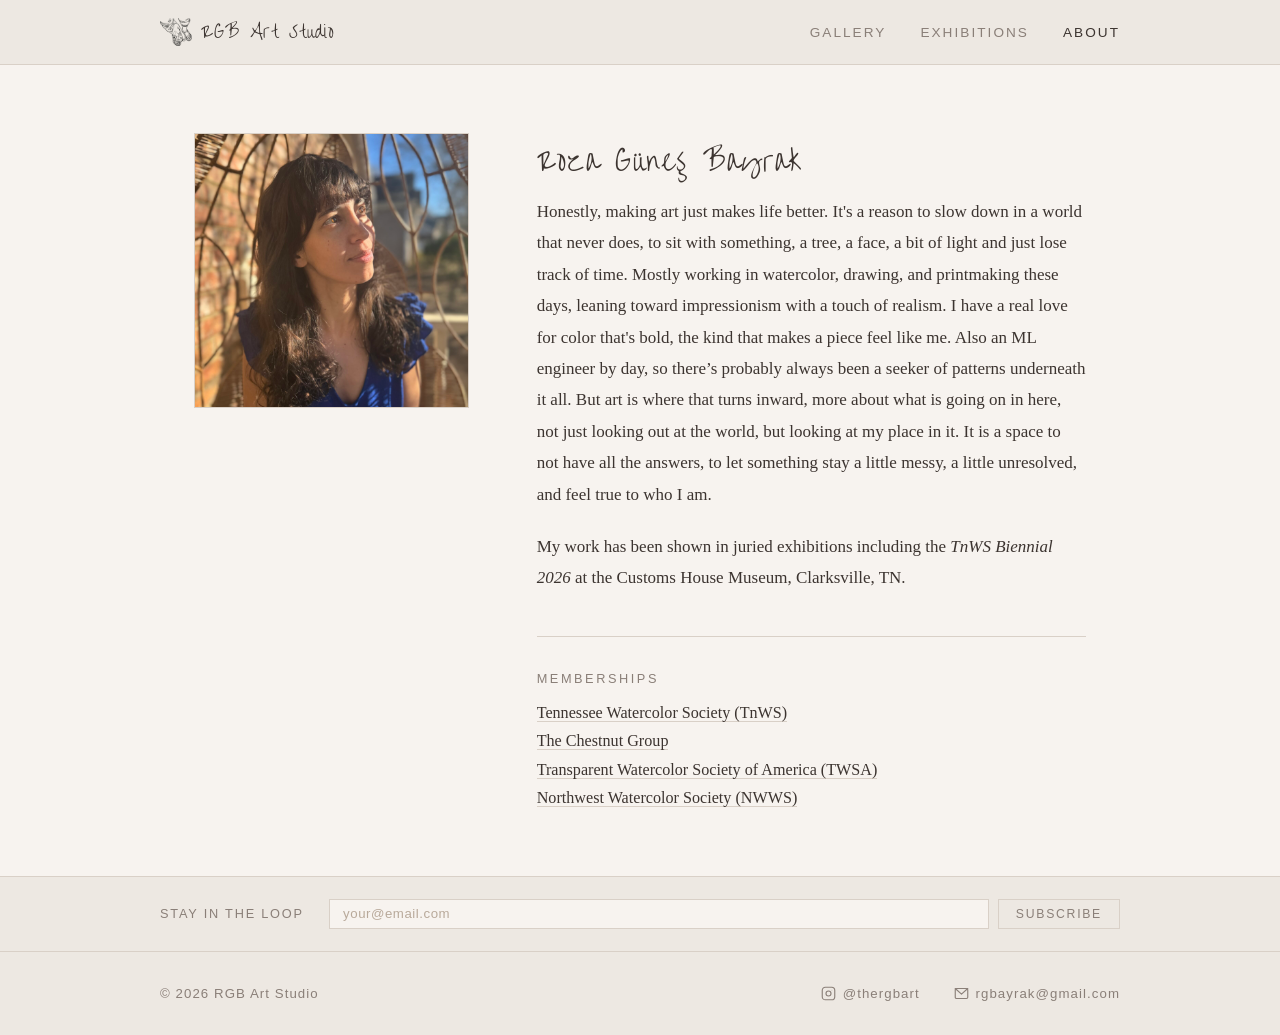
<file: index.html>
<!DOCTYPE html>
<html lang="en">
<head>
  <meta charset="UTF-8" />
  <meta name="viewport" content="width=device-width, initial-scale=1.0" />
  <title>RGB Art Studio</title>
  <link rel="preconnect" href="https://fonts.googleapis.com" />
  <link rel="preconnect" href="https://fonts.gstatic.com" crossorigin />
  <link rel="stylesheet" href="https://fonts.googleapis.com/css2?family=Over+the+Rainbow&display=swap" />
  <link rel="stylesheet" href="style.css" />
</head>
<body>

  <!-- ── Navigation ── -->
  <header>
    <nav>
      <a href="gallery.html" class="nav-logo"><img src="assets/images/logo.svg" alt="" />RGB Art Studio</a>
      <ul class="nav-links">
        <li><a href="gallery.html">Gallery</a></li>
        <li><a href="exhibitions.html">Exhibitions</a></li>
        <!-- <li><a href="studio.html">Studio</a></li> -->
        <!-- <li><a href="education.html">Education</a></li> -->
        <li><a href="index.html" class="active">About</a></li>
      </ul>
      <button class="nav-toggle" aria-label="Toggle menu" onclick="this.closest('nav').querySelector('.nav-links').classList.toggle('open')">
        <span></span><span></span><span></span>
      </button>
    </nav>
  </header>

  <!-- ── Main ── -->
  <main>
    <div class="about-grid">
      <img class="about-portrait" src="assets/images/portrait.jpg" alt="Roza Güneş Bayrak" />

      <div class="about-content">
        <h1>Roza Güneş Bayrak</h1>

        <div class="statement">
          <p>
            Honestly, making art just makes life better. It's a reason to slow down in a world that never does, 
            to sit with something, a tree, a face, a bit of light and just lose track of time.
            Mostly working in watercolor, drawing, and printmaking these days,
            leaning toward impressionism with a touch of realism. 
            I have a real love for color that's bold, the kind that makes 
            a piece feel like me. 

            Also an ML engineer by day, so there’s probably always been a seeker 
            of patterns underneath it all. But art is where that turns inward, more 
            about what is going on in here, not just looking out at the world, but looking at my place in it.

            It is a space to not have all the answers, to let something stay a little messy, 
            a little unresolved, and feel true to who I am.
          </p>
          <p>
            My work has been shown in juried exhibitions including the
            <em>TnWS Biennial 2026</em> at the Customs House Museum,
            Clarksville, TN.
          </p>
        </div>

        <div class="memberships">
          <h2>Memberships</h2>
          <ul>
            <li><a href="https://tnws.org/" target="_blank" rel="noopener">Tennessee Watercolor Society (TnWS)</a></li>
            <li><a href="https://www.chestnutgroup.org/" target="_blank" rel="noopener">The Chestnut Group</a></li>
            <li><a href="https://www.watercolors.org/" target="_blank" rel="noopener">Transparent Watercolor Society of America (TWSA)</a></li>
            <li><a href="https://www.nwws.org/" target="_blank" rel="noopener">Northwest Watercolor Society (NWWS)</a></li>
          </ul>
        </div>

      </div>
    </div>
  </main>

  <!-- ── Newsletter ── -->
  <section class="newsletter">
    <div class="newsletter-inner">
      <span class="newsletter-label">Stay in the loop</span>
      <form class="newsletter-form" action="https://app.kit.com/forms/9389750/subscriptions" method="POST">
        <input type="email" name="email_address" placeholder="your@email.com" required />
        <button type="submit">Subscribe</button>
      </form>
    </div>
  </section>

  <!-- ── Footer ── -->
  <footer>
    <div class="footer-inner">
      <span>&copy; 2026 RGB Art Studio</span>
      <div class="footer-contact">
        <a href="https://instagram.com/thergbart" target="_blank" rel="noopener">
          <svg width="15" height="15" viewBox="0 0 24 24" fill="none" stroke="currentColor" stroke-width="1.8" stroke-linecap="round" stroke-linejoin="round">
            <rect x="2" y="2" width="20" height="20" rx="5" ry="5"/>
            <circle cx="12" cy="12" r="4"/>
            <circle cx="17.5" cy="6.5" r="0.5" fill="currentColor" stroke="none"/>
          </svg>
          @thergbart
        </a>
        <a href="mailto:rgbayrak@gmail.com">
          <svg width="15" height="15" viewBox="0 0 24 24" fill="none" stroke="currentColor" stroke-width="1.8" stroke-linecap="round" stroke-linejoin="round">
            <rect x="2" y="4" width="20" height="16" rx="2"/>
            <polyline points="2,4 12,13 22,4"/>
          </svg>
          rgbayrak@gmail.com
        </a>
      </div>
    </div>
  </footer>


  <script src="newsletter.js"></script>
</body>
</html>
</file>
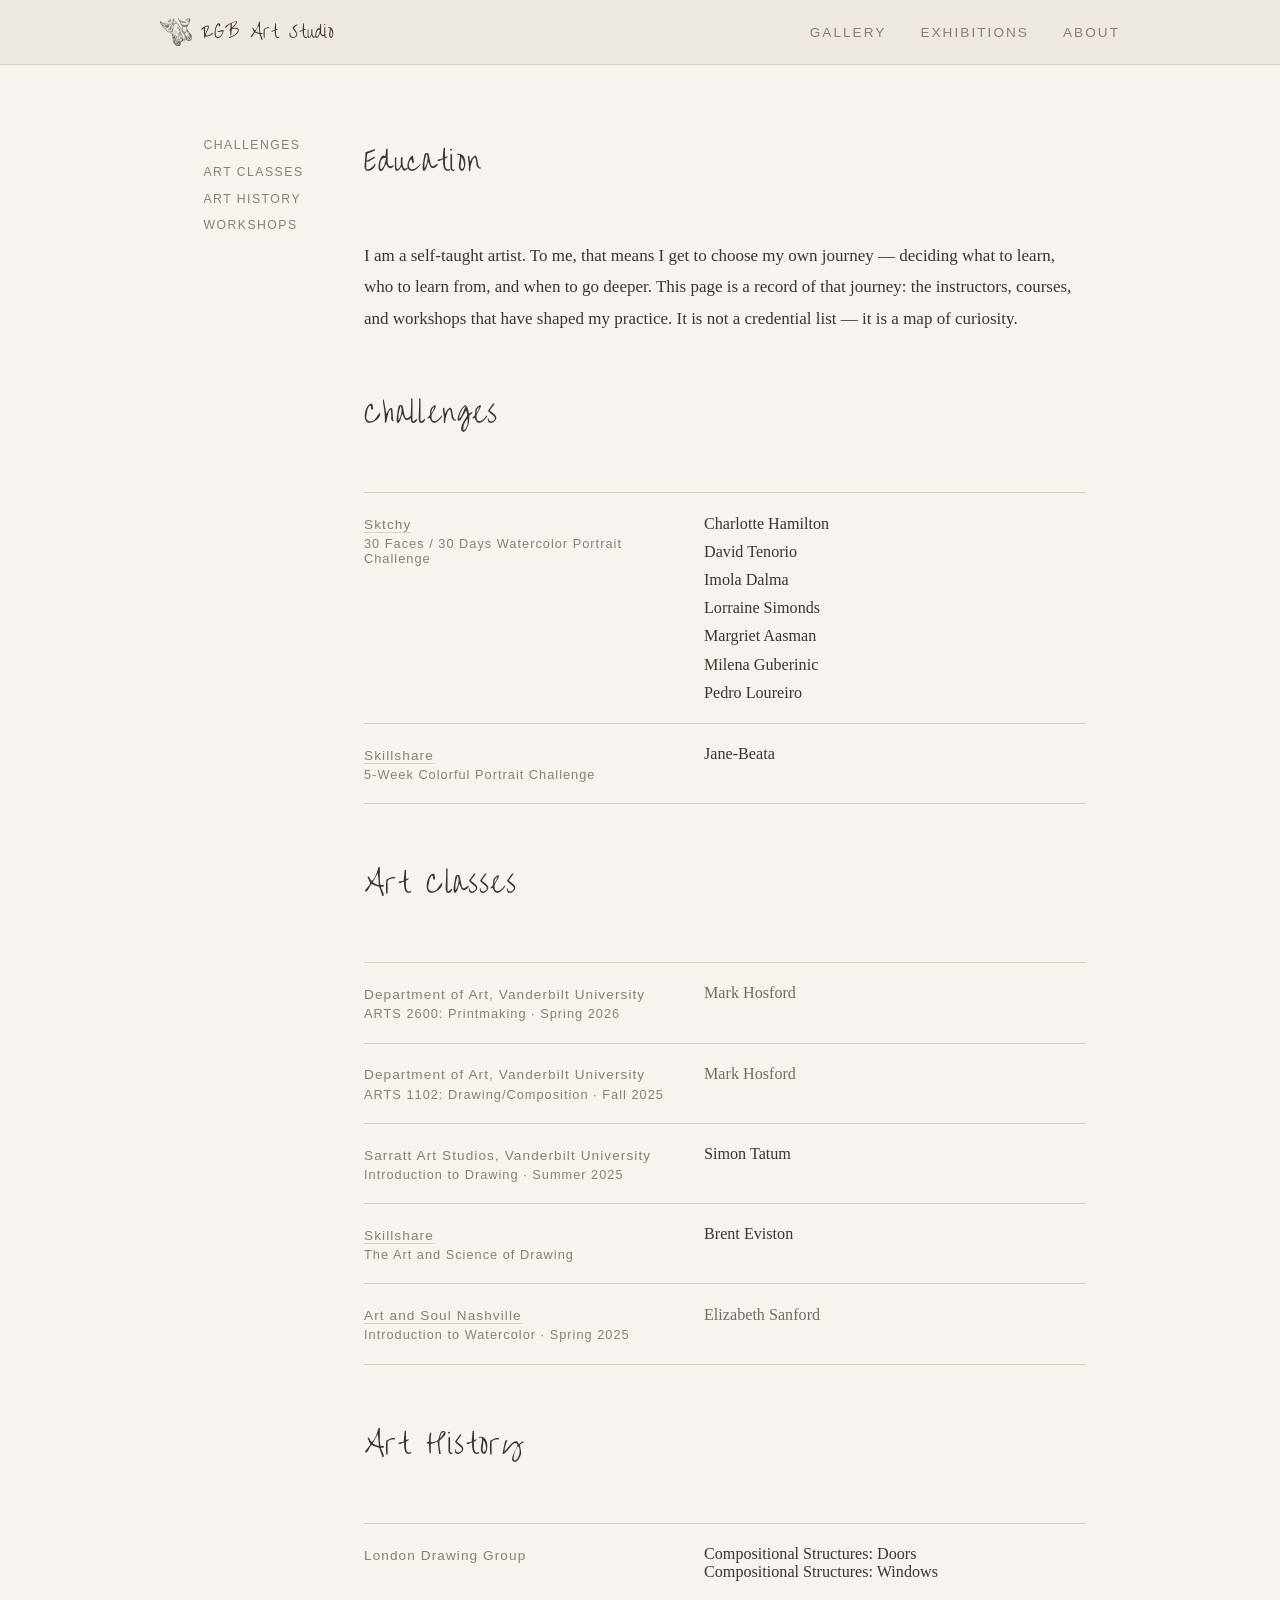
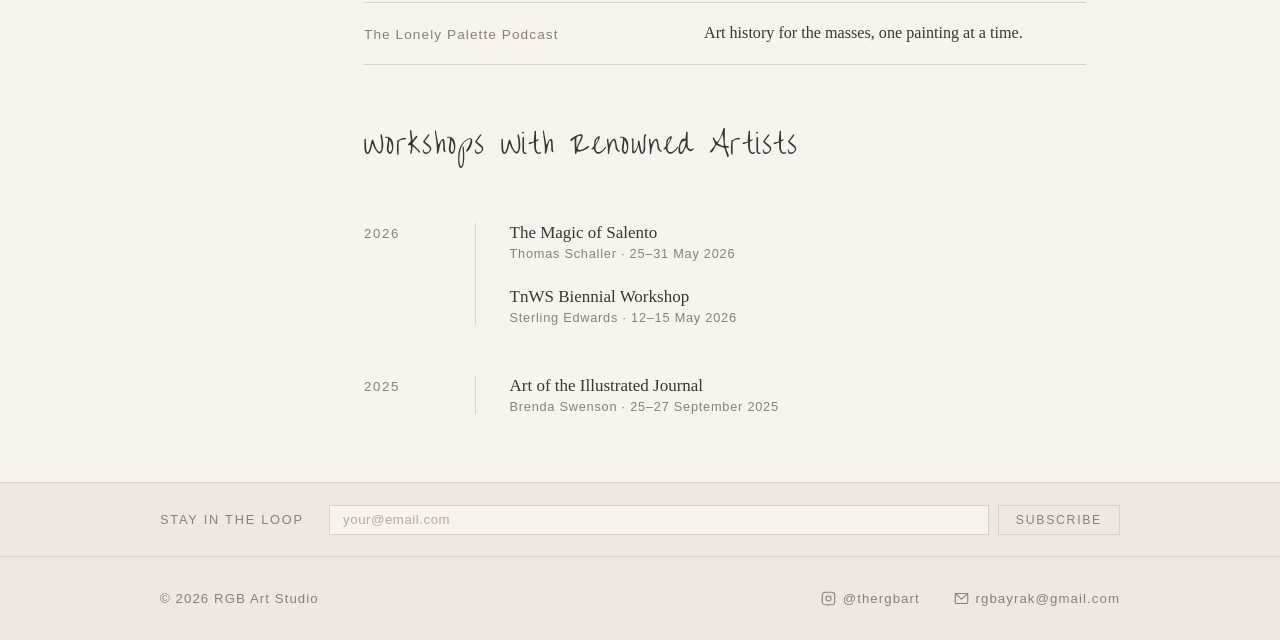
<file: education.html>
<!DOCTYPE html>
<html lang="en">
<head>
  <meta charset="UTF-8" />
  <meta name="viewport" content="width=device-width, initial-scale=1.0" />
  <title>Education — RGB Art Studio</title>
  <link rel="preconnect" href="https://fonts.googleapis.com" />
  <link rel="preconnect" href="https://fonts.gstatic.com" crossorigin />
  <link rel="stylesheet" href="https://fonts.googleapis.com/css2?family=Over+the+Rainbow&display=swap" />
  <link rel="stylesheet" href="style.css" />
</head>
<body>

  <!-- ── Navigation ── -->
  <header>
    <nav>
      <a href="gallery.html" class="nav-logo"><img src="assets/images/logo.svg" alt="" />RGB Art Studio</a>
      <ul class="nav-links">
        <li><a href="gallery.html">Gallery</a></li>
        <li><a href="exhibitions.html">Exhibitions</a></li>
        <!-- <li><a href="studio.html">Studio</a></li> -->
        <!-- <li><a href="education.html" class="active">Education</a></li> -->
        <li><a href="index.html">About</a></li>
      </ul>
      <button class="nav-toggle" aria-label="Toggle menu" onclick="this.closest('nav').querySelector('.nav-links').classList.toggle('open')">
        <span></span><span></span><span></span>
      </button>
    </nav>
  </header>

  <!-- ── Main ── -->
  <main>
    <div class="page-layout">

      <nav class="page-sidebar">
        <a href="#challenges">Challenges</a>
        <a href="#classes">Art Classes</a>
        <a href="#art-history">Art History</a>
        <a href="#workshops">Workshops</a>
      </nav>

      <div class="page-content">

        <div class="exhibits-header">
          <h1>Education</h1>
        </div>

        <div class="education-intro">
          <p>
            I am a self-taught artist. To me, that means I get to choose my own journey —
            deciding what to learn, who to learn from, and when to go deeper.
            This page is a record of that journey: the instructors, courses, and workshops
            that have shaped my practice. It is not a credential list — it is a map
            of curiosity.
          </p>
        </div>

        <!-- ── Challenges ── -->
        <div class="exhibits-header" id="challenges">
          <h1>Challenges</h1>
        </div>

        <div class="education-resources">

          <div class="resource-group">
            <div class="resource-platform">
              <a href="https://shop.sktchy.com/" target="_blank" rel="noopener">Sktchy</a>
              <span class="resource-topic">30 Faces / 30 Days Watercolor Portrait Challenge</span>
            </div>
            <div class="resource-entries">
              <div class="resource-entry"><span class="resource-name">Charlotte Hamilton</span></div>
              <div class="resource-entry"><span class="resource-name">David Tenorio</span></div>
              <div class="resource-entry"><span class="resource-name">Imola Dalma</span></div>
              <div class="resource-entry"><span class="resource-name">Lorraine Simonds</span></div>
              <div class="resource-entry"><span class="resource-name">Margriet Aasman</span></div>
              <div class="resource-entry"><span class="resource-name">Milena Guberinic</span></div>
              <div class="resource-entry"><span class="resource-name">Pedro Loureiro</span></div>
            </div>
          </div>

          <div class="resource-group">
            <div class="resource-platform">
              <a href="https://www.skillshare.com/" target="_blank" rel="noopener">Skillshare</a>
              <span class="resource-topic">5-Week Colorful Portrait Challenge</span>
            </div>
            <div class="resource-entries">
              <div class="resource-entry">
                <span class="resource-name">Jane-Beata</span>
              </div>
            </div>
          </div>

        </div>

        <!-- ── Classes ── -->
        <div class="exhibits-header" id="classes">
          <h1>Art Classes</h1>
        </div>

        <div class="education-resources">

          <div class="resource-group">
            <div class="resource-platform">
              Department of Art, Vanderbilt University
              <span class="resource-topic">ARTS 2600: Printmaking · Spring 2026</span>
            </div>
            <div class="resource-entries">
              <div class="resource-entry">
                <span class="resource-name"><a href="https://spotcolorpress.com/Mark%20Hosford" target="_blank" rel="noopener">Mark Hosford</a></span>
              </div>
            </div>
          </div>

          <div class="resource-group">
            <div class="resource-platform">
              Department of Art, Vanderbilt University
              <span class="resource-topic">ARTS 1102: Drawing/Composition · Fall 2025</span>
            </div>
            <div class="resource-entries">
              <div class="resource-entry">
                <span class="resource-name"><a href="https://spotcolorpress.com/Mark%20Hosford" target="_blank" rel="noopener">Mark Hosford</a></span>
              </div>
            </div>
          </div>

          <div class="resource-group">
            <div class="resource-platform">
              Sarratt Art Studios, Vanderbilt University
              <span class="resource-topic">Introduction to Drawing · Summer 2025</span>
            </div>
            <div class="resource-entries">
              <div class="resource-entry">
                <span class="resource-name">Simon Tatum</span>
              </div>
            </div>
          </div>

          <div class="resource-group">
            <div class="resource-platform">
              <a href="https://www.skillshare.com/" target="_blank" rel="noopener">Skillshare</a>
              <span class="resource-topic">The Art and Science of Drawing</span>
            </div>
            <div class="resource-entries">
              <div class="resource-entry">
                <span class="resource-name">Brent Eviston</span>
              </div>
            </div>
          </div>

          <div class="resource-group">
            <div class="resource-platform">
              <a href="https://www.artandsoulnashville.com/" target="_blank" rel="noopener">Art and Soul Nashville</a>
              <span class="resource-topic">Introduction to Watercolor · Spring 2025</span>
            </div>
            <div class="resource-entries">
              <div class="resource-entry">
                <span class="resource-name"><a href="https://www.elizabethsanford.com" target="_blank" rel="noopener">Elizabeth Sanford</a></span>
              </div>
            </div>
          </div>

        </div>

        <!-- ── Art History ── -->
        <div class="exhibits-header" id="art-history">
          <h1>Art History</h1>
        </div>

        <div class="education-resources">

          <div class="resource-group">
            <div class="resource-platform">London Drawing Group</div>
            <div class="resource-entries">
              <div class="resource-entry">
                <span class="resource-name">Compositional Structures: Doors<br>Compositional Structures: Windows</span>
              </div>
            </div>
          </div>
          <div class="resource-group">
            <div class="resource-platform">The Lonely Palette Podcast</div>
            <div class="resource-entries">
              <div class="resource-entry">
                <span class="resource-name">Art history for the masses, one painting at a time. </span>
              </div>
            </div>
          </div>

        </div>

        <!-- ── Workshops ── -->
        <div class="exhibits-header" id="workshops">
          <h2>Workshops with Renowned Artists</h2>
        </div>

        <div class="exhibits-list">

          <div class="exhibit-year-group">
            <span class="exhibit-year">2026</span>
            <div class="exhibit-entries">

              <div class="exhibit-entry">
                <div class="exhibit-name">The Magic of Salento</div>
                <div class="exhibit-venue">Thomas Schaller · 25–31 May 2026</div>
              </div>

              <div class="exhibit-entry">
                <div class="exhibit-name">TnWS Biennial Workshop</div>
                <div class="exhibit-venue">Sterling Edwards · 12–15 May 2026</div>
              </div>

            </div>
          </div>

          <div class="exhibit-year-group">
            <span class="exhibit-year">2025</span>
            <div class="exhibit-entries">

              <div class="exhibit-entry">
                <div class="exhibit-name">Art of the Illustrated Journal</div>
                <div class="exhibit-venue">Brenda Swenson · 25–27 September 2025</div>
              </div>

            </div>
          </div>

        </div>

      </div>
    </div>
  </main>

  <!-- ── Newsletter ── -->
  <section class="newsletter">
    <div class="newsletter-inner">
      <span class="newsletter-label">Stay in the loop</span>
      <form class="newsletter-form" action="https://app.kit.com/forms/9389750/subscriptions" method="POST">
        <input type="email" name="email_address" placeholder="your@email.com" required />
        <button type="submit">Subscribe</button>
      </form>
    </div>
  </section>

  <!-- ── Footer ── -->
  <footer>
    <div class="footer-inner">
      <span>&copy; 2026 RGB Art Studio</span>
      <div class="footer-contact">
        <a href="https://instagram.com/thergbart" target="_blank" rel="noopener">
          <svg width="15" height="15" viewBox="0 0 24 24" fill="none" stroke="currentColor" stroke-width="1.8" stroke-linecap="round" stroke-linejoin="round">
            <rect x="2" y="2" width="20" height="20" rx="5" ry="5"/>
            <circle cx="12" cy="12" r="4"/>
            <circle cx="17.5" cy="6.5" r="0.5" fill="currentColor" stroke="none"/>
          </svg>
          @thergbart
        </a>
        <a href="mailto:rgbayrak@gmail.com">
          <svg width="15" height="15" viewBox="0 0 24 24" fill="none" stroke="currentColor" stroke-width="1.8" stroke-linecap="round" stroke-linejoin="round">
            <rect x="2" y="4" width="20" height="16" rx="2"/>
            <polyline points="2,4 12,13 22,4"/>
          </svg>
          rgbayrak@gmail.com
        </a>
      </div>
    </div>
  </footer>

  <script src="newsletter.js"></script>
</body>
</html>
</file>
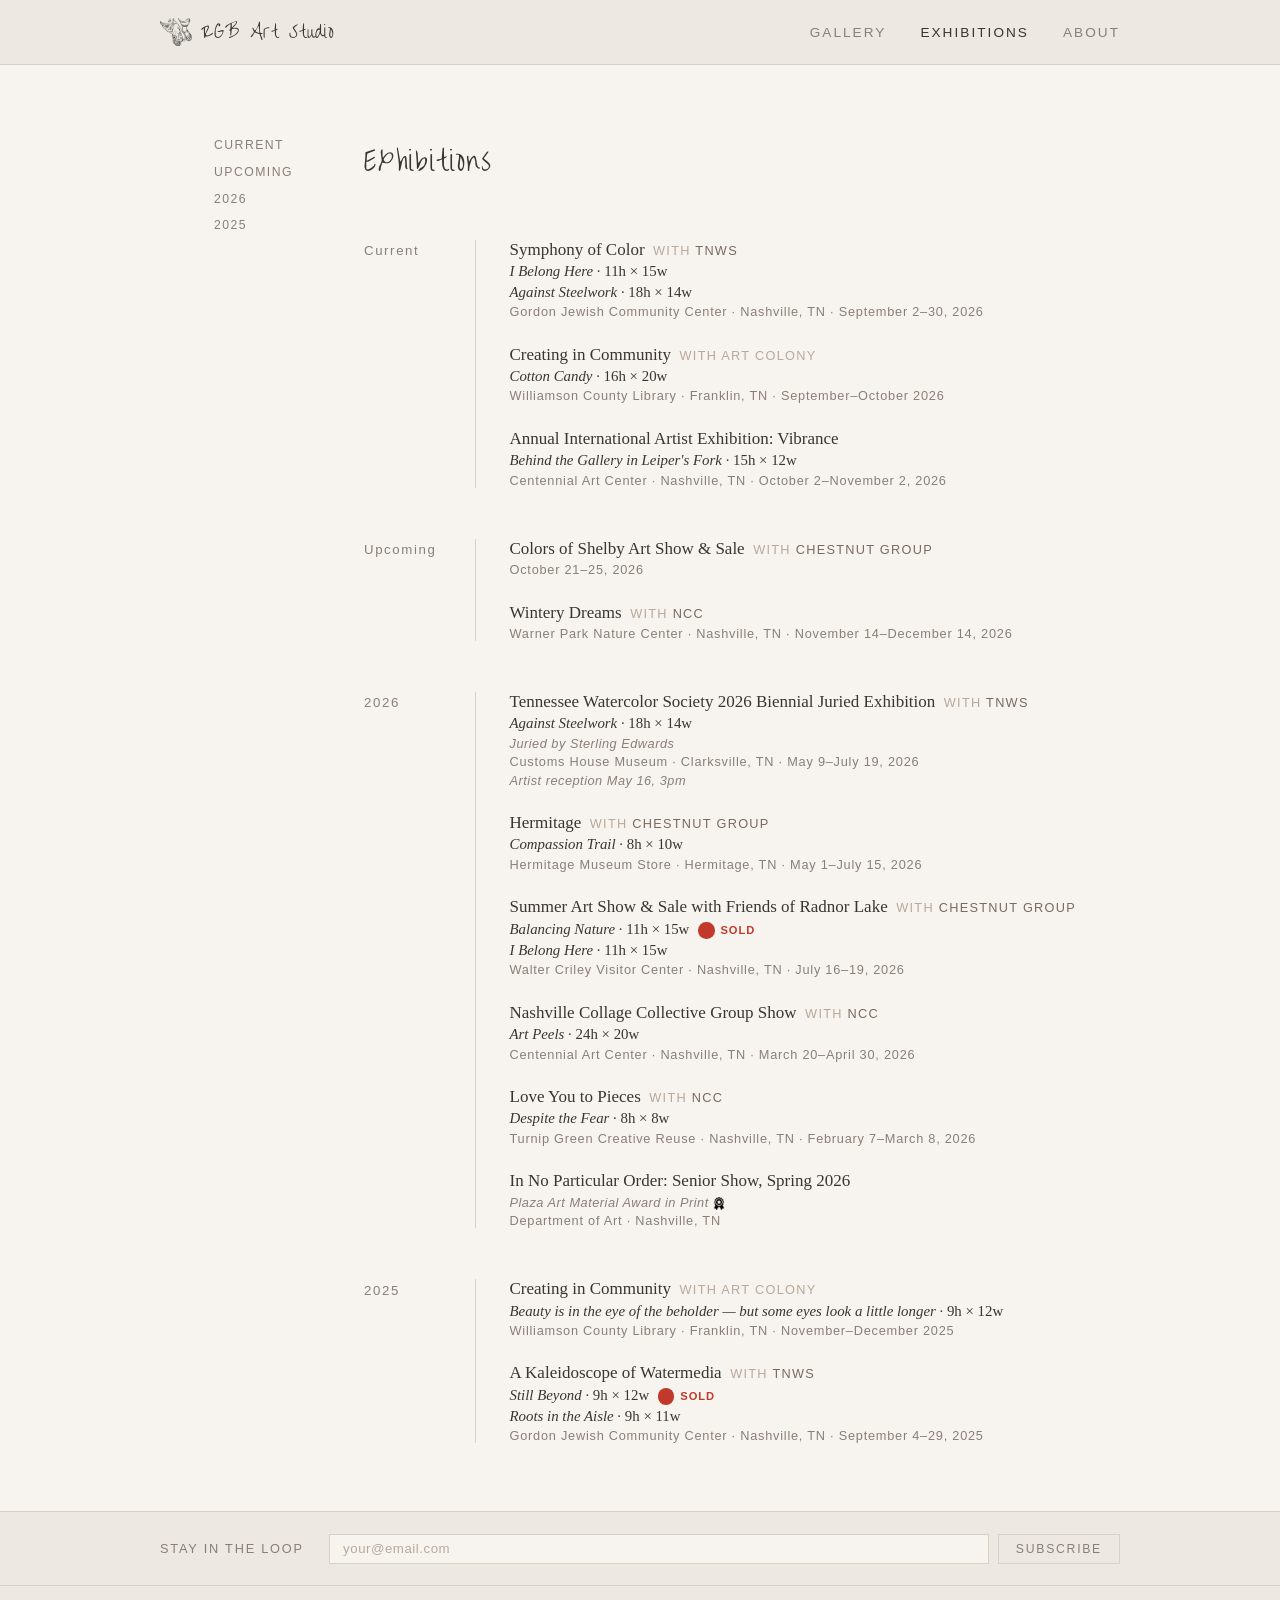
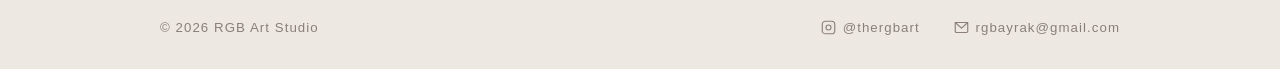
<file: exhibitions.html>
<!DOCTYPE html>
<html lang="en">
<head>
  <meta charset="UTF-8" />
  <meta name="viewport" content="width=device-width, initial-scale=1.0" />
  <title>Exhibitions — RGB Art Studio</title>
  <link rel="preconnect" href="https://fonts.googleapis.com" />
  <link rel="preconnect" href="https://fonts.gstatic.com" crossorigin />
  <link rel="stylesheet" href="https://fonts.googleapis.com/css2?family=Over+the+Rainbow&display=swap" />
  <link rel="stylesheet" href="style.css" />
</head>
<body>

  <!-- ── Navigation ── -->
  <header>
    <nav>
      <a href="gallery.html" class="nav-logo"><img src="assets/images/logo.svg" alt="" />RGB Art Studio</a>
      <ul class="nav-links">
        <li><a href="gallery.html">Gallery</a></li>
        <li><a href="exhibitions.html" class="active">Exhibitions</a></li>
        <!-- <li><a href="studio.html">Studio</a></li> -->
        <!-- <li><a href="education.html">Education</a></li> -->
        <li><a href="index.html">About</a></li>
      </ul>
      <button class="nav-toggle" aria-label="Toggle menu" onclick="this.closest('nav').querySelector('.nav-links').classList.toggle('open')">
        <span></span><span></span><span></span>
      </button>
    </nav>
  </header>

  <!-- ── Main ── -->
  <main>
    <div class="page-layout">
      <nav class="page-sidebar">
        <a href="#current">Current</a>
        <a href="#upcoming">Upcoming</a>
        <a href="#2026">2026</a>
        <a href="#2025">2025</a>
      </nav>
      <div>
        <div class="exhibits-header">
          <h1>Exhibitions</h1>
        </div>

    <div class="exhibits-list">

      <div class="exhibit-year-group" id="current">
        <span class="exhibit-year">Current</span>
        <div class="exhibit-entries">

          <div class="exhibit-entry">
            <div class="exhibit-header">
              <div class="exhibit-name">Symphony of Color</div>
              <div class="exhibit-group"> with <a href="https://tnws.org/" target="_blank" rel="noopener">TnWS</a></div>
            </div>
            <div class="exhibit-work"><em>I Belong Here</em> · 11h × 15w</div>
            <div class="exhibit-work"><em>Against Steelwork</em> · 18h × 14w</div>
            <div class="exhibit-venue">Gordon Jewish Community Center · Nashville, TN · September 2–30, 2026</div>
          </div>

          <div class="exhibit-entry">
            <div class="exhibit-header">
              <div class="exhibit-name">Creating in Community</div>
              <div class="exhibit-group"> with Art Colony</div>
            </div>
            <div class="exhibit-work"><em>Cotton Candy</em> · 16h × 20w</div>
            <div class="exhibit-venue">Williamson County Library · Franklin, TN · September–October 2026</div>
          </div>

          <div class="exhibit-entry">
            <div class="exhibit-header">
              <div class="exhibit-name">Annual International Artist Exhibition: Vibrance</div>
            </div>
            <div class="exhibit-work"><em>Behind the Gallery in Leiper's Fork</em> · 15h × 12w</div>
            <div class="exhibit-venue">Centennial Art Center · Nashville, TN · October 2–November 2, 2026</div>
          </div>

        </div>
      </div>

      <div class="exhibit-year-group" id="upcoming">
        <span class="exhibit-year">Upcoming</span>
        <div class="exhibit-entries">

          <div class="exhibit-entry">
            <div class="exhibit-header">
              <div class="exhibit-name">Colors of Shelby Art Show &amp; Sale</div>
              <div class="exhibit-group"> with <a href="https://www.chestnutgroup.org/" target="_blank" rel="noopener">Chestnut Group</a></div>
            </div>
            <div class="exhibit-venue">October 21–25, 2026</div>
          </div>

          <div class="exhibit-entry">
            <div class="exhibit-header">
              <div class="exhibit-name">Wintery Dreams</div>
              <div class="exhibit-group"> with <a href="https://www.instagram.com/nashvillecollagecollective/" target="_blank" rel="noopener">NCC</a></div>
            </div>
            <div class="exhibit-venue">Warner Park Nature Center · Nashville, TN · November 14–December 14, 2026</div>
          </div>

        </div>
      </div>

      <div class="exhibit-year-group" id="2026">
        <span class="exhibit-year">2026</span>
        <div class="exhibit-entries">

          <div class="exhibit-entry" id="tnws-2026">
            <div class="exhibit-header">
              <div class="exhibit-name">Tennessee Watercolor Society 2026 Biennial Juried Exhibition</div>
              <div class="exhibit-group"> with <a href="https://tnws.org/" target="_blank" rel="noopener">TnWS</a></div>
            </div>
            <div class="exhibit-work"><em>Against Steelwork</em> · 18h × 14w</div>
            <div class="exhibit-detail">Juried by Sterling Edwards</div>
            <div class="exhibit-venue">Customs House Museum · Clarksville, TN · May 9–July 19, 2026</div>
            <div class="exhibit-detail">Artist reception May 16, 3pm</div>
          </div>

          <div class="exhibit-entry">
            <div class="exhibit-header">
              <div class="exhibit-name">Hermitage</div>
              <div class="exhibit-group"> with <a href="https://www.chestnutgroup.org/" target="_blank" rel="noopener">Chestnut Group</a></div>
            </div>
            <div class="exhibit-work"><em>Compassion Trail</em> · 8h × 10w</div>
            <div class="exhibit-venue">Hermitage Museum Store · Hermitage, TN · May 1–July 15, 2026</div>
          </div>

          <div class="exhibit-entry">
            <div class="exhibit-header">
              <div class="exhibit-name">Summer Art Show &amp; Sale with Friends of Radnor Lake</div>
              <div class="exhibit-group"> with <a href="https://www.chestnutgroup.org/" target="_blank" rel="noopener">Chestnut Group</a></div>
            </div>
            <div class="exhibit-work"><em>Balancing Nature</em> · 11h × 15w<span class="sold-dot" title="Sold" aria-label="Sold"></span></div>
            <div class="exhibit-work"><em>I Belong Here</em> · 11h × 15w</div>
            <div class="exhibit-venue">Walter Criley Visitor Center · Nashville, TN · July 16–19, 2026</div>
          </div>

          <div class="exhibit-entry" id="ncc-2026">
            <div class="exhibit-header">
              <div class="exhibit-name">Nashville Collage Collective Group Show</div>
              <div class="exhibit-group"> with <a href="https://www.instagram.com/nashvillecollagecollective/" target="_blank" rel="noopener">NCC</a></div>
            </div>
            <div class="exhibit-work"><em>Art Peels</em> · 24h × 20w</div>
            <div class="exhibit-venue">Centennial Art Center · Nashville, TN · March 20–April 30, 2026</div>
          </div>

          <div class="exhibit-entry">
            <div class="exhibit-header">
              <div class="exhibit-name">Love You to Pieces</div>
              <div class="exhibit-group"> with <a href="https://www.instagram.com/nashvillecollagecollective/" target="_blank" rel="noopener"> NCC</a></div>
            </div>
            <div class="exhibit-work"><em>Despite the Fear</em> · 8h × 8w</div>
            <div class="exhibit-venue">Turnip Green Creative Reuse · Nashville, TN · February 7–March 8, 2026</div>
          </div>

          <div class="exhibit-entry">
            <div class="exhibit-header">
              <div class="exhibit-name">In No Particular Order: Senior Show, Spring 2026</div>
            </div>
            <div class="exhibit-detail">Plaza Art Material Award in Print <img src="assets/favicons/award.png" alt="Award" style="height:1em; width:auto; display:inline; vertical-align:middle; margin-right:0.3em;" /></div>
            <div class="exhibit-venue">Department of Art · Nashville, TN</div>
          </div>

        </div>
      </div>

      <div class="exhibit-year-group" id="2025">
        <span class="exhibit-year">2025</span>
        <div class="exhibit-entries">

          <div class="exhibit-entry">
            <div class="exhibit-header">
              <div class="exhibit-name">Creating in Community</div>
              <div class="exhibit-group"> with Art Colony</div>
            </div>
            <div class="exhibit-work"><em>Beauty is in the eye of the beholder — but some eyes look a little longer</em> · 9h × 12w</div>
            <div class="exhibit-venue">Williamson County Library · Franklin, TN · November–December 2025</div>
          </div>

          <div class="exhibit-entry">
            <div class="exhibit-header">
              <div class="exhibit-name">A Kaleidoscope of Watermedia</div>
              <div class="exhibit-group"> with <a href="https://tnws.org/" target="_blank" rel="noopener">TnWS</a></div>
            </div>
            <div class="exhibit-work"><em>Still Beyond</em> · 9h × 12w<span class="sold-dot" title="Sold" aria-label="Sold"></span></div>
            <div class="exhibit-work"><em>Roots in the Aisle</em> · 9h × 11w</div>
            <div class="exhibit-venue">Gordon Jewish Community Center · Nashville, TN · September 4–29, 2025</div>
          </div>

        </div>
      </div>

    </div>
      </div><!-- end page-content -->
    </div><!-- end page-layout -->
  </main>

  <!-- ── Newsletter ── -->
  <section class="newsletter">
    <div class="newsletter-inner">
      <span class="newsletter-label">Stay in the loop</span>
      <form class="newsletter-form" action="https://app.kit.com/forms/9389750/subscriptions" method="POST">
        <input type="email" name="email_address" placeholder="your@email.com" required />
        <button type="submit">Subscribe</button>
      </form>
    </div>
  </section>

  <!-- ── Footer ── -->
  <footer>
    <div class="footer-inner">
      <span>&copy; 2026 RGB Art Studio</span>
      <div class="footer-contact">
        <a href="https://instagram.com/thergbart" target="_blank" rel="noopener">
          <svg width="15" height="15" viewBox="0 0 24 24" fill="none" stroke="currentColor" stroke-width="1.8" stroke-linecap="round" stroke-linejoin="round">
            <rect x="2" y="2" width="20" height="20" rx="5" ry="5"/>
            <circle cx="12" cy="12" r="4"/>
            <circle cx="17.5" cy="6.5" r="0.5" fill="currentColor" stroke="none"/>
          </svg>
          @thergbart
        </a>
        <a href="mailto:rgbayrak@gmail.com">
          <svg width="15" height="15" viewBox="0 0 24 24" fill="none" stroke="currentColor" stroke-width="1.8" stroke-linecap="round" stroke-linejoin="round">
            <rect x="2" y="4" width="20" height="16" rx="2"/>
            <polyline points="2,4 12,13 22,4"/>
          </svg>
          rgbayrak@gmail.com
        </a>
      </div>
    </div>
  </footer>

  <script src="newsletter.js"></script>
</body>
</html>
</file>
<file: style.css>
/* ── Reset & Base ── */
*, *::before, *::after {
  box-sizing: border-box;
  margin: 0;
  padding: 0;
}

:root {
  --bg:        #f7f3ef;
  --surface:   #ede8e2;
  --border:    #d9d0c7;
  --text:      #3c3430;
  --muted:     #8a7f78;
  --accent:    #b8a99a;
  --link:      #7a6a60;
  --font-body: 'Georgia', serif;
  --font-display: 'Over the Rainbow', cursive;
  --font-ui:   'Helvetica Neue', Arial, sans-serif;
}

html {
  font-size: 17px;
  scroll-behavior: smooth;
}

h1, h2 {
  font-family: var(--font-display);
  text-transform: capitalize;
}

body {
  background-color: var(--bg);
  color: var(--text);
  font-family: var(--font-body);
  min-height: 100vh;
  display: flex;
  flex-direction: column;
}

a {
  color: var(--link);
  text-decoration: none;
}

a:hover {
  color: var(--text);
}

img {
  display: block;
  max-width: 100%;
}

/* ── Nav ── */
header {
  background-color: var(--surface);
  border-bottom: 1px solid var(--border);
  padding: 0 2rem;
  position: relative;
}

nav {
  max-width: 960px;
  margin: 0 auto;
  display: flex;
  align-items: center;
  justify-content: space-between;
  height: 64px;
}

.nav-logo {
  font-family: var(--font-display);
  font-size: 1rem;
  font-weight: 400;
  letter-spacing: 0.05em;
  text-transform: capitalize;
  color: var(--text);
  display: flex;
  align-items: center;
  gap: 0.55rem;
}

.nav-logo img {
  height: 28px;
  width: auto;
  display: block;
}

.nav-links {
  display: flex;
  gap: 2rem;
  list-style: none;
}

.nav-links a {
  font-family: var(--font-ui);
  font-size: 0.8rem;
  letter-spacing: 0.15em;
  text-transform: uppercase;
  color: var(--muted);
  transition: color 0.2s;
}

.nav-links a:hover,
.nav-links a.active {
  color: var(--text);
}

.nav-toggle {
  display: none;
  flex-direction: column;
  gap: 5px;
  background: none;
  border: none;
  cursor: pointer;
  padding: 4px;
}

.nav-toggle span {
  display: block;
  width: 20px;
  height: 1.5px;
  background-color: var(--text);
}

/* ── Main ── */
main {
  flex: 1;
  max-width: 960px;
  margin: 0 auto;
  padding: 4rem 2rem;
  width: 100%;
}

/* ── About Page ── */
.about-grid {
  display: grid;
  grid-template-columns: 1fr 2fr;
  gap: 4rem;
  align-items: start;
}

.about-portrait {
  width: 100%;
  border: 1px solid var(--border);
}

.about-content h1 {
  font-size: 1.6rem;
  font-weight: 400;
  letter-spacing: 0.05em;
  margin-bottom: 0.4rem;
}

.about-content .subtitle {
  font-family: var(--font-ui);
  font-size: 0.8rem;
  letter-spacing: 0.2em;
  text-transform: uppercase;
  color: var(--muted);
  margin-bottom: 2rem;
}

.about-content .statement {
  line-height: 1.85;
  color: var(--text);
}

.about-content .statement p + p {
  margin-top: 1.2rem;
}

/* ── Memberships ── */
.memberships {
  margin-top: 2.5rem;
  padding-top: 2rem;
  border-top: 1px solid var(--border);
}

.memberships h2 {
  font-family: var(--font-ui);
  font-size: 0.75rem;
  letter-spacing: 0.2em;
  text-transform: uppercase;
  color: var(--muted);
  font-weight: 400;
  margin-bottom: 1rem;
}

.memberships ul {
  list-style: none;
  display: flex;
  flex-direction: column;
  gap: 0.5rem;
}

.memberships a {
  font-size: 0.95rem;
  color: var(--text);
  border-bottom: 1px solid var(--border);
  transition: color 0.2s, border-color 0.2s;
}

.memberships a:hover {
  color: var(--link);
  border-bottom-color: var(--accent);
}

/* ── Portfolio Page ── */
.portfolio-header {
  margin-bottom: 3rem;
}

.portfolio-header h1 {
  font-size: 1.6rem;
  font-weight: 400;
  letter-spacing: 0.05em;
}

.portfolio-header p {
  font-family: var(--font-ui);
  font-size: 0.8rem;
  letter-spacing: 0.1em;
  text-transform: uppercase;
  color: var(--muted);
  margin-top: 0.4rem;
}

.portfolio-main {
  max-width: none;
  padding: 4rem 2rem;
}

.portfolio-main .portfolio-header {
  padding: 0 0 3rem;
}

.portfolio-grid {
  column-count: 4;
  column-gap: 6px;
  /* each column = calc(25vw - 4.5px) */
}

.portfolio-item {
  cursor: pointer;
  position: relative;
  overflow: hidden;
  break-inside: avoid;
  display: block;
  margin-bottom: 6px;
}

.portfolio-item img {
  width: 100%;
  height: auto;
  display: block;
}

.portfolio-item:hover .portfolio-overlay {
  opacity: 1;
}

.painting-placeholder {
  aspect-ratio: 4/5;
  background-color: var(--surface);
  border: 1px solid var(--border);
  display: flex;
  align-items: center;
  justify-content: center;
  color: var(--muted);
  font-family: var(--font-ui);
  font-size: 0.7rem;
  letter-spacing: 0.08em;
  text-transform: uppercase;
  transition: opacity 0.2s;
}

.portfolio-overlay {
  position: absolute;
  inset: 0;
  background: rgba(60, 52, 48, 0.55);
  display: flex;
  flex-direction: column;
  align-items: center;
  justify-content: center;
  opacity: 0;
  transition: opacity 0.25s;
  padding: 1rem;
  text-align: center;
}

.portfolio-overlay .title {
  color: #f7f3ef;
  font-size: 0.95rem;
  letter-spacing: 0.04em;
}

.portfolio-overlay .meta {
  font-family: var(--font-ui);
  font-size: 0.72rem;
  letter-spacing: 0.1em;
  text-transform: uppercase;
  color: rgba(247, 243, 239, 0.75);
  margin-top: 0.3rem;
}

/* ── Lightbox ── */
.lightbox {
  display: none;
  position: fixed;
  inset: 0;
  background: rgba(44, 38, 36, 0.88);
  z-index: 100;
  align-items: center;
  justify-content: center;
  padding: 2rem;
}

.lightbox.open {
  display: flex;
}

.lightbox-inner {
  position: relative;
  max-width: 680px;
  width: 100%;
  text-align: center;
}

.lightbox-close {
  position: absolute;
  top: -2rem;
  right: 0;
  background: none;
  border: none;
  color: #f7f3ef;
  font-size: 1.4rem;
  cursor: pointer;
  line-height: 1;
  opacity: 0.7;
}

.lightbox-close:hover {
  opacity: 1;
}

.lightbox-placeholder {
  aspect-ratio: 4/5;
  background-color: var(--surface);
  border: 1px solid var(--border);
  max-height: 70vh;
  width: 100%;
  display: flex;
  align-items: center;
  justify-content: center;
  color: var(--muted);
  font-family: var(--font-ui);
  font-size: 0.75rem;
  letter-spacing: 0.1em;
  text-transform: uppercase;
  margin: 0 auto;
}

.lightbox-image {
  max-height: 70vh;
  max-width: 100%;
  width: auto;
  display: block;
  margin: 0 auto;
  border: 1px solid var(--border);
}

.lightbox-caption {
  margin-top: 1rem;
  color: rgba(247, 243, 239, 0.85);
}

.lightbox-caption .title {
  font-size: 1rem;
}

.lightbox-caption .meta {
  font-family: var(--font-ui);
  font-size: 0.75rem;
  letter-spacing: 0.1em;
  text-transform: uppercase;
  color: rgba(247, 243, 239, 0.55);
  margin-top: 0.25rem;
}

/* ── Studio Map ── */
.studio-map {
  margin-bottom: 4rem;
  padding-bottom: 3rem;
  border-bottom: 1px solid var(--border);
}

.studio-map-label {
  font-family: var(--font-ui);
  font-size: 0.72rem;
  letter-spacing: 0.18em;
  text-transform: uppercase;
  color: var(--muted);
  margin-bottom: 1.25rem;
}

#world-map {
  border: 1px solid var(--border);
  background: var(--bg);
}

/* ── Studio Page ── */
.studio-entries {
  display: flex;
  flex-direction: column;
  gap: 5rem;
}

.studio-entry {
  display: grid;
  grid-template-columns: 1fr 1fr;
  gap: 3rem;
  align-items: center;
}

.studio-entry.reverse {
  direction: rtl;
}

.studio-entry.reverse > * {
  direction: ltr;
}

.studio-entry img {
  width: 100%;
  height: auto;
  border: 1px solid var(--border);
  display: block;
}

.studio-entry-text {
  display: flex;
  flex-direction: column;
  gap: 0.75rem;
}

.studio-entry-text h2 {
  font-family: var(--font-display);
  font-size: 1.2rem;
  font-weight: 400;
  letter-spacing: 0.04em;
}

.studio-entry-text p {
  line-height: 1.8;
  color: var(--text);
  font-size: 0.95rem;
}

.studio-entry-text .studio-meta {
  font-family: var(--font-ui);
  font-size: 0.72rem;
  letter-spacing: 0.12em;
  text-transform: uppercase;
  color: var(--muted);
}

.studio-empty {
  font-family: var(--font-ui);
  font-size: 0.8rem;
  letter-spacing: 0.12em;
  text-transform: uppercase;
  color: var(--muted);
  margin-top: 2rem;
}

@media (max-width: 680px) {
  .studio-entry,
  .studio-entry.reverse {
    grid-template-columns: 1fr;
    direction: ltr;
    gap: 1.5rem;
  }
}

/* ── Newsletter ── */
.newsletter {
  background-color: var(--surface);
  border-top: 1px solid var(--border);
  padding: 1.25rem 2rem;
}

.newsletter-inner {
  max-width: 960px;
  margin: 0 auto;
  display: flex;
  align-items: center;
  gap: 1.5rem;
  flex-wrap: wrap;
}

.newsletter-label {
  font-family: var(--font-ui);
  font-size: 0.75rem;
  letter-spacing: 0.14em;
  text-transform: uppercase;
  color: var(--muted);
  white-space: nowrap;
}

.newsletter-form {
  display: flex;
  gap: 0.5rem;
  flex: 1;
  min-width: 0;
}

.newsletter-form input[type="email"] {
  flex: 1;
  min-width: 0;
  background: var(--bg);
  border: 1px solid var(--border);
  color: var(--text);
  font-family: var(--font-ui);
  font-size: 0.78rem;
  letter-spacing: 0.04em;
  padding: 0.4rem 0.75rem;
  outline: none;
  transition: border-color 0.2s;
}

.newsletter-form input[type="email"]::placeholder {
  color: var(--accent);
}

.newsletter-form input[type="email"]:focus {
  border-color: var(--muted);
}

.newsletter-form button {
  background: none;
  border: 1px solid var(--border);
  color: var(--muted);
  font-family: var(--font-ui);
  font-size: 0.72rem;
  letter-spacing: 0.14em;
  text-transform: uppercase;
  padding: 0.4rem 1rem;
  cursor: pointer;
  white-space: nowrap;
  transition: color 0.2s, border-color 0.2s;
}

.newsletter-form button:hover {
  color: var(--text);
  border-color: var(--muted);
}

.newsletter-success {
  font-family: var(--font-ui);
  font-size: 0.78rem;
  letter-spacing: 0.1em;
  color: var(--muted);
}

@media (max-width: 680px) {
  .newsletter-inner {
    flex-direction: column;
    align-items: flex-start;
    gap: 0.75rem;
  }

  .newsletter-form {
    width: 100%;
  }
}

/* ── Footer ── */
footer {
  background-color: var(--surface);
  border-top: 1px solid var(--border);
  padding: 2rem;
}

.footer-inner {
  max-width: 960px;
  margin: 0 auto;
  display: flex;
  align-items: center;
  justify-content: space-between;
  font-family: var(--font-ui);
  font-size: 0.78rem;
  letter-spacing: 0.08em;
  color: var(--muted);
}

.footer-contact {
  display: flex;
  gap: 2rem;
}

.footer-contact a {
  color: var(--muted);
  transition: color 0.2s;
  display: flex;
  align-items: center;
  gap: 0.4rem;
}

.footer-contact a:hover {
  color: var(--text);
}

/* ── Page Sidebar Layout ── */
.page-layout {
  display: grid;
  grid-template-columns: 7rem 1fr;
  gap: 0 3rem;
  align-items: start;
}

.page-sidebar {
  position: sticky;
  top: 2rem;
  display: flex;
  flex-direction: column;
  gap: 0.75rem;
  padding-top: 0.3rem;
  text-align: left;
  align-items: flex-start;
}

.page-sidebar a {
  font-family: var(--font-ui);
  font-size: 0.72rem;
  letter-spacing: 0.12em;
  text-transform: uppercase;
  color: var(--muted);
  transition: color 0.2s;
  display: block;
}

.page-sidebar a:hover {
  color: var(--text);
}

/* ── Education Page ── */
.education-intro {
  line-height: 1.85;
  color: var(--text);
  margin-bottom: 3rem;
}

.education-resources {
  margin-bottom: 3rem;
}

.education-resources h2 {
  font-family: var(--font-ui);
  font-size: 0.75rem;
  letter-spacing: 0.2em;
  text-transform: uppercase;
  color: var(--muted);
  font-weight: 400;
  margin-bottom: 1.5rem;
}

.resource-group {
  display: grid;
  grid-template-columns: 18rem 1fr;
  gap: 0 2rem;
  padding: 1.25rem 0;
  border-top: 1px solid var(--border);
}

.resource-group:last-child {
  border-bottom: 1px solid var(--border);
}

.resource-platform {
  font-family: var(--font-ui);
  font-size: 0.8rem;
  letter-spacing: 0.08em;
  color: var(--muted);
  padding-top: 0.15rem;
}

.resource-platform a {
  color: var(--muted);
  border-bottom: 1px solid var(--border);
  transition: color 0.2s, border-color 0.2s;
}

.resource-platform a:hover {
  color: var(--text);
  border-bottom-color: var(--accent);
}

.resource-platform .resource-topic {
  display: block;
  margin-top: 0.25rem;
}

.resource-platform .resource-topic::before {
  content: none;
}

.resource-entries {
  display: flex;
  flex-direction: column;
  gap: 0.6rem;
}

.resource-entry {
  display: flex;
  align-items: baseline;
  gap: 0.6rem;
}

.resource-name {
  font-size: 0.95rem;
  color: var(--text);
}

.resource-topic {
  font-family: var(--font-ui);
  font-size: 0.75rem;
  letter-spacing: 0.08em;
  color: var(--muted);
}

.resource-topic::before {
  content: "·";
  margin-right: 0.6rem;
}

.resource-subitems {
  display: flex;
  flex-direction: column;
  gap: 0.25rem;
  margin-top: 0.25rem;
}

/* ── Exhibitions Page ── */
.exhibits-header {
  margin-bottom: 3rem;
}

.exhibits-header h1,
.exhibits-header h2 {
  font-size: 1.6rem;
  font-weight: 400;
  letter-spacing: 0.05em;
}

.exhibits-list {
  display: flex;
  flex-direction: column;
  gap: 3rem;
}

.exhibit-year-group {
  display: grid;
  grid-template-columns: 4rem 1fr;
  gap: 0 2.5rem;
  align-items: start;
}

.exhibit-year {
  font-family: var(--font-ui);
  font-size: 0.78rem;
  letter-spacing: 0.12em;
  color: var(--muted);
  padding-top: 0.2rem;
}

.exhibit-entries {
  display: flex;
  flex-direction: column;
  gap: 1.5rem;
  border-left: 1px solid var(--border);
  padding-left: 2rem;
}

.exhibit-entry {
  display: flex;
  flex-direction: column;
  gap: 0.2rem;
}

.exhibit-header {
  display: flex;
  align-items: baseline;
  gap: 0.5rem;
  flex-wrap: wrap;
}

.exhibit-name {
  font-size: 1rem;
  color: var(--text);
}

.exhibit-name a {
  color: var(--text);
  border-bottom: 1px solid var(--border);
  transition: border-color 0.2s, color 0.2s;
}

.exhibit-name a:hover {
  color: var(--link);
  border-bottom-color: var(--accent);
}

.exhibit-group {
  font-family: var(--font-ui);
  font-size: 0.75rem;
  letter-spacing: 0.1em;
  text-transform: uppercase;
  color: var(--accent);
}

.exhibit-work {
  font-size: 0.875rem;
  color: var(--text);
}

.sold-dot {
  display: inline-flex;
  align-items: center;
  gap: 0.4em;
  margin-left: 0.6em;
  vertical-align: middle;
}

.sold-dot::before {
  content: "";
  display: inline-block;
  width: 1.1em;
  height: 1.1em;
  border-radius: 50%;
  background: #c0392b;
  flex-shrink: 0;
}

.sold-dot::after {
  content: "SOLD";
  font-family: var(--font-ui);
  font-size: 0.75em;
  font-weight: 600;
  letter-spacing: 0.08em;
  color: #c0392b;
}

.exhibit-detail {
  font-family: var(--font-ui);
  font-size: 0.75rem;
  letter-spacing: 0.04em;
  color: var(--muted);
  font-style: italic;
}

.exhibit-venue,
.exhibit-dates {
  display: block;
  font-family: var(--font-ui);
  font-size: 0.75rem;
  letter-spacing: 0.06em;
  color: var(--muted);
}

/* ── Responsive ── */
@media (max-width: 680px) {
  .about-grid {
    grid-template-columns: 1fr;
    gap: 2rem;
  }

  .about-image-placeholder {
    aspect-ratio: 16/9;
  }

  .portfolio-grid {
    column-count: 2;
  }

  .footer-inner {
    flex-direction: column;
    gap: 1rem;
    text-align: center;
  }

  .page-layout {
    grid-template-columns: 1fr;
  }

  .page-sidebar {
    display: none;
  }

  .nav-toggle {
    display: flex;
  }

  .nav-links {
    display: none;
    position: absolute;
    top: 64px;
    left: 0;
    right: 0;
    flex-direction: column;
    background-color: var(--surface);
    border-bottom: 1px solid var(--border);
    padding: 1.25rem 2rem;
    gap: 1.25rem;
    z-index: 99;
  }

  .nav-links.open {
    display: flex;
  }
}

@media (max-width: 400px) {
  .portfolio-grid {
    column-count: 1;
  }
}
</file>
